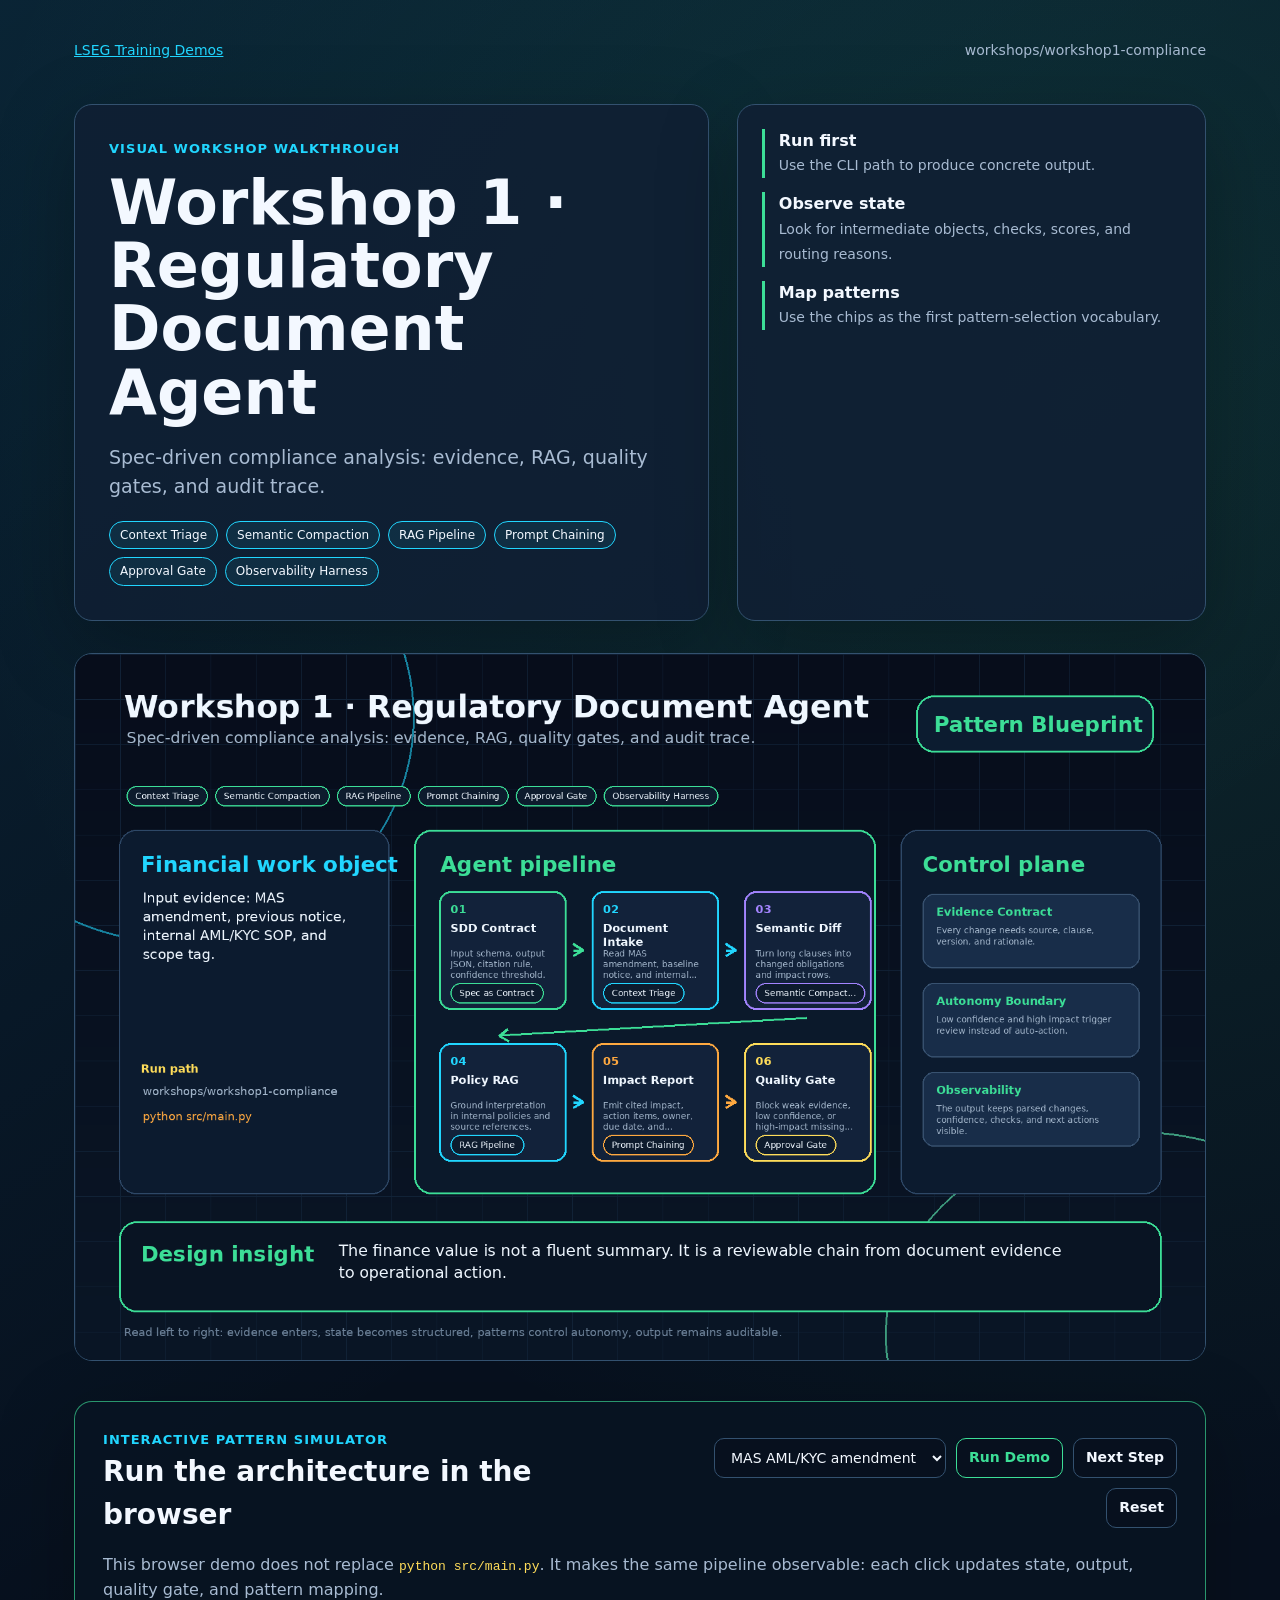
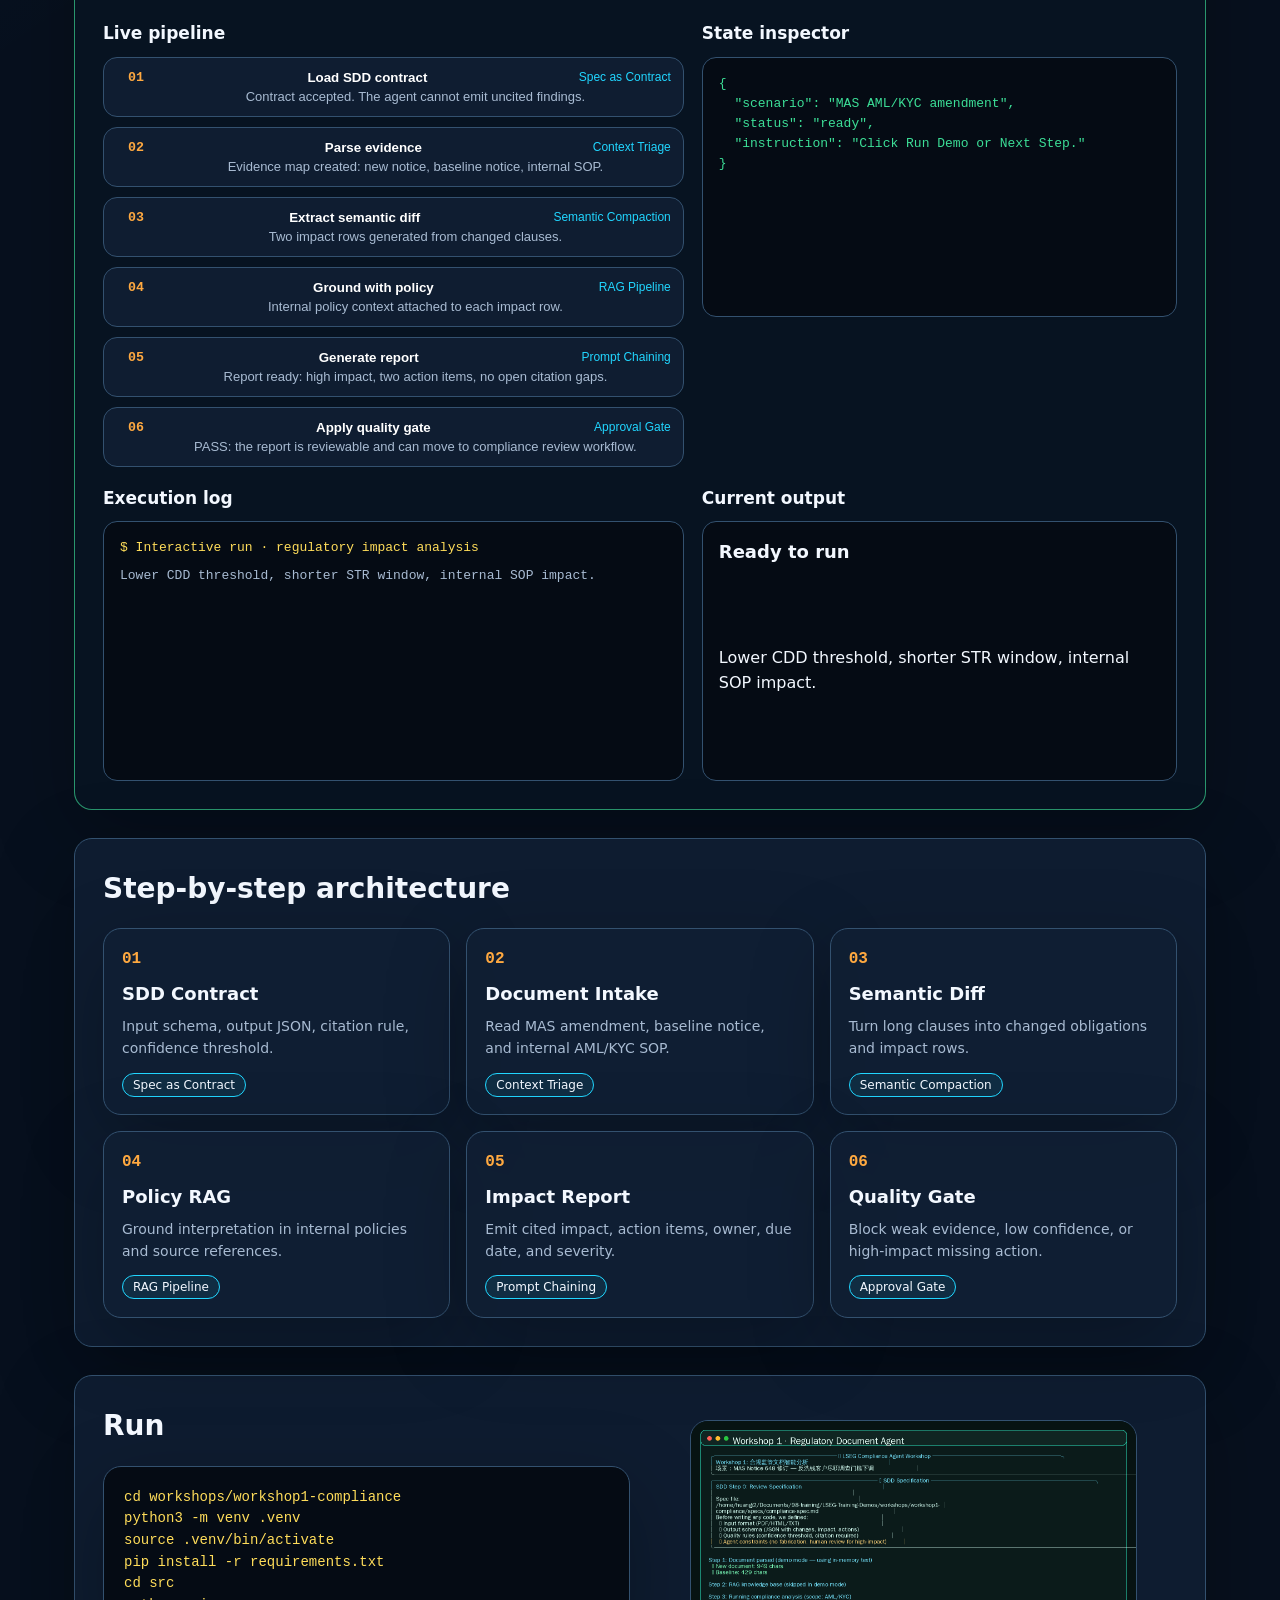
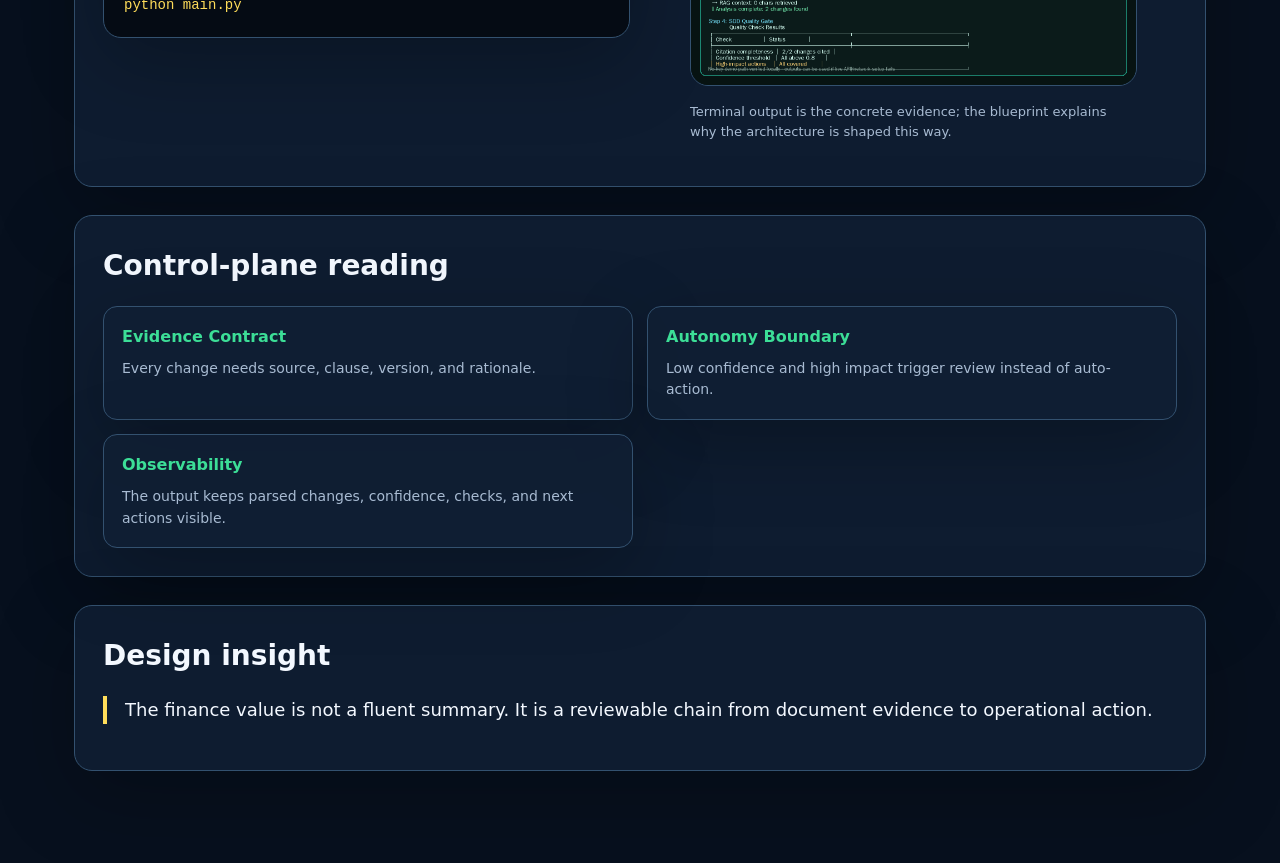
<file: workshops/workshop1-compliance/visual/index.html>
<!doctype html>
<html lang="en">
<head>
  <meta charset="utf-8">
  <meta name="viewport" content="width=device-width, initial-scale=1">
  <title>Workshop 1 · Regulatory Document Agent · Visual Walkthrough</title>
  <link rel="stylesheet" href="../../_visual/blueprint.css">
</head>
<body>
  <main class="lab-shell">
    <nav class="lab-nav">
      <a href="../../../README.md">LSEG Training Demos</a>
      <span>workshops/workshop1-compliance</span>
    </nav>
    <section class="lab-hero">
      <div class="hero-copy">
        <div class="eyebrow">Visual workshop walkthrough</div>
        <h1>Workshop 1 · Regulatory Document Agent</h1>
        <p class="lede">Spec-driven compliance analysis: evidence, RAG, quality gates, and audit trace.</p>
        <div class="chip-row"><span class="chip">Context Triage</span><span class="chip">Semantic Compaction</span><span class="chip">RAG Pipeline</span><span class="chip">Prompt Chaining</span><span class="chip">Approval Gate</span><span class="chip">Observability Harness</span></div>
      </div>
      <aside class="hero-panel">
        <div class="metric"><strong>Run first</strong><span>Use the CLI path to produce concrete output.</span></div>
        <div class="metric"><strong>Observe state</strong><span>Look for intermediate objects, checks, scores, and routing reasons.</span></div>
        <div class="metric"><strong>Map patterns</strong><span>Use the chips as the first pattern-selection vocabulary.</span></div>
      </aside>
    </section>

    <section class="blueprint">
      <img src="../../../assets/visual/workshop1-pattern-blueprint.png" alt="Workshop 1 · Regulatory Document Agent blueprint">
    </section>

    <section class="section simulator">
      <div class="section-heading">
        <div>
          <div class="eyebrow">Interactive pattern simulator</div>
          <h2>Run the architecture in the browser</h2>
        </div>
        <div class="sim-controls">
          <select id="scenario-select" aria-label="Scenario"></select>
          <button id="run-demo" type="button">Run Demo</button>
          <button id="next-step" type="button">Next Step</button>
          <button id="reset-demo" type="button">Reset</button>
        </div>
      </div>
      <p class="sim-note">This browser demo does not replace <code>python src/main.py</code>. It makes the same pipeline observable: each click updates state, output, quality gate, and pattern mapping.</p>
      <div class="sim-grid">
        <div>
          <h3>Live pipeline</h3>
          <div id="interactive-steps" class="interactive-steps"></div>
        </div>
        <div>
          <h3>State inspector</h3>
          <pre id="state-view" class="state-view"></pre>
        </div>
      </div>
      <div class="sim-grid">
        <div>
          <h3>Execution log</h3>
          <div id="terminal-log" class="terminal-log"></div>
        </div>
        <div>
          <h3>Current output</h3>
          <div id="output-view" class="output-view"></div>
        </div>
      </div>
    </section>

    <section class="section">
      <h2>Step-by-step architecture</h2>
      <div class="step-grid">
        <article class="step-card" data-step-index="0">
  <div class="step-number">01</div>
  <h3>SDD Contract</h3>
  <p>Input schema, output JSON, citation rule, confidence threshold.</p>
  <span class="chip">Spec as Contract</span>
</article>
<article class="step-card" data-step-index="1">
  <div class="step-number">02</div>
  <h3>Document Intake</h3>
  <p>Read MAS amendment, baseline notice, and internal AML/KYC SOP.</p>
  <span class="chip">Context Triage</span>
</article>
<article class="step-card" data-step-index="2">
  <div class="step-number">03</div>
  <h3>Semantic Diff</h3>
  <p>Turn long clauses into changed obligations and impact rows.</p>
  <span class="chip">Semantic Compaction</span>
</article>
<article class="step-card" data-step-index="3">
  <div class="step-number">04</div>
  <h3>Policy RAG</h3>
  <p>Ground interpretation in internal policies and source references.</p>
  <span class="chip">RAG Pipeline</span>
</article>
<article class="step-card" data-step-index="4">
  <div class="step-number">05</div>
  <h3>Impact Report</h3>
  <p>Emit cited impact, action items, owner, due date, and severity.</p>
  <span class="chip">Prompt Chaining</span>
</article>
<article class="step-card" data-step-index="5">
  <div class="step-number">06</div>
  <h3>Quality Gate</h3>
  <p>Block weak evidence, low confidence, or high-impact missing action.</p>
  <span class="chip">Approval Gate</span>
</article>
      </div>
    </section>

    <section class="section two-col">
      <div>
        <h2>Run</h2>
        <div class="run-panel"><pre>cd workshops/workshop1-compliance
python3 -m venv .venv
source .venv/bin/activate
pip install -r requirements.txt
cd src
python main.py</pre></div>
      </div>
      <figure class="screenshot">
        <img src="../../../assets/screenshots/workshop1-compliance-terminal.png" alt="Workshop 1 · Regulatory Document Agent terminal screenshot">
        <figcaption>Terminal output is the concrete evidence; the blueprint explains why the architecture is shaped this way.</figcaption>
      </figure>
    </section>

    <section class="section">
      <h2>Control-plane reading</h2>
      <div class="pattern-grid">
        <article class="pattern-card"><h3>Evidence Contract</h3><p>Every change needs source, clause, version, and rationale.</p></article>
<article class="pattern-card"><h3>Autonomy Boundary</h3><p>Low confidence and high impact trigger review instead of auto-action.</p></article>
<article class="pattern-card"><h3>Observability</h3><p>The output keeps parsed changes, confidence, checks, and next actions visible.</p></article>
      </div>
    </section>

    <section class="section">
      <h2>Design insight</h2>
      <p class="insight">The finance value is not a fluent summary. It is a reviewable chain from document evidence to operational action.</p>
    </section>
  </main>
  <script id="demo-data" type="application/json">{
  "title": "Interactive run · regulatory impact analysis",
  "scenarios": [
    {
      "label": "MAS AML/KYC amendment",
      "summary": "Lower CDD threshold, shorter STR window, internal SOP impact.",
      "steps": [
        {
          "name": "Load SDD contract",
          "pattern": "Spec as Contract",
          "log": "Loaded compliance-spec.md: inputs, output schema, citation rule, confidence threshold.",
          "state": {
            "spec": "compliance-spec.md",
            "required_fields": [
              "changes",
              "impact",
              "actions",
              "quality"
            ],
            "citation_required": true,
            "confidence_threshold": 0.8
          },
          "output": "Contract accepted. The agent cannot emit uncited findings."
        },
        {
          "name": "Parse evidence",
          "pattern": "Context Triage",
          "log": "Parsed MAS amendment, baseline notice, and internal AML/KYC SOP as separate evidence streams.",
          "state": {
            "new_doc_chars": 949,
            "baseline_chars": 429,
            "internal_policy": "company-sop-aml.txt",
            "scope": "AML/KYC"
          },
          "output": "Evidence map created: new notice, baseline notice, internal SOP."
        },
        {
          "name": "Extract semantic diff",
          "pattern": "Semantic Compaction",
          "log": "Compressed long clauses into two material changes with clause anchors.",
          "state": {
            "changes_found": 2,
            "changed_topics": [
              "CDD threshold",
              "STR reporting window"
            ],
            "clauses": [
              "4.2",
              "7.1"
            ]
          },
          "output": "Two impact rows generated from changed clauses."
        },
        {
          "name": "Ground with policy",
          "pattern": "RAG Pipeline",
          "log": "Matched changes to AML SOP controls and implementation teams.",
          "state": {
            "policy_matches": 3,
            "teams": [
              "Compliance Operations",
              "Engineering + Compliance"
            ],
            "source_refs": 2
          },
          "output": "Internal policy context attached to each impact row."
        },
        {
          "name": "Generate report",
          "pattern": "Prompt Chaining",
          "log": "Created structured impact report with actions, owners, dates, and rationale.",
          "state": {
            "report_id": "CR-2026-0517-DEMO",
            "overall_impact": "high",
            "action_items": 2,
            "review_required": false
          },
          "output": "Report ready: high impact, two action items, no open citation gaps."
        },
        {
          "name": "Apply quality gate",
          "pattern": "Approval Gate",
          "log": "Citation completeness 2/2, all confidence values above threshold, high-impact actions covered.",
          "state": {
            "citation_completeness": "2/2",
            "confidence": ">=0.86",
            "gate": "PASS",
            "observability": [
              "citations",
              "confidence",
              "actions",
              "checks"
            ]
          },
          "output": "PASS: the report is reviewable and can move to compliance review workflow."
        }
      ],
      "final": {
        "verdict": "PASS",
        "headline": "Compliance impact report generated",
        "cards": [
          [
            "Changes",
            "2 material changes"
          ],
          [
            "Impact",
            "High"
          ],
          [
            "Actions",
            "Revise AML SOP; pilot RAG-backed review"
          ],
          [
            "Patterns",
            "SDD + RAG + Approval Gate"
          ]
        ]
      }
    }
  ]
}</script>
  <script src="../../_visual/interactive.js"></script>
</body>
</html>
</file>
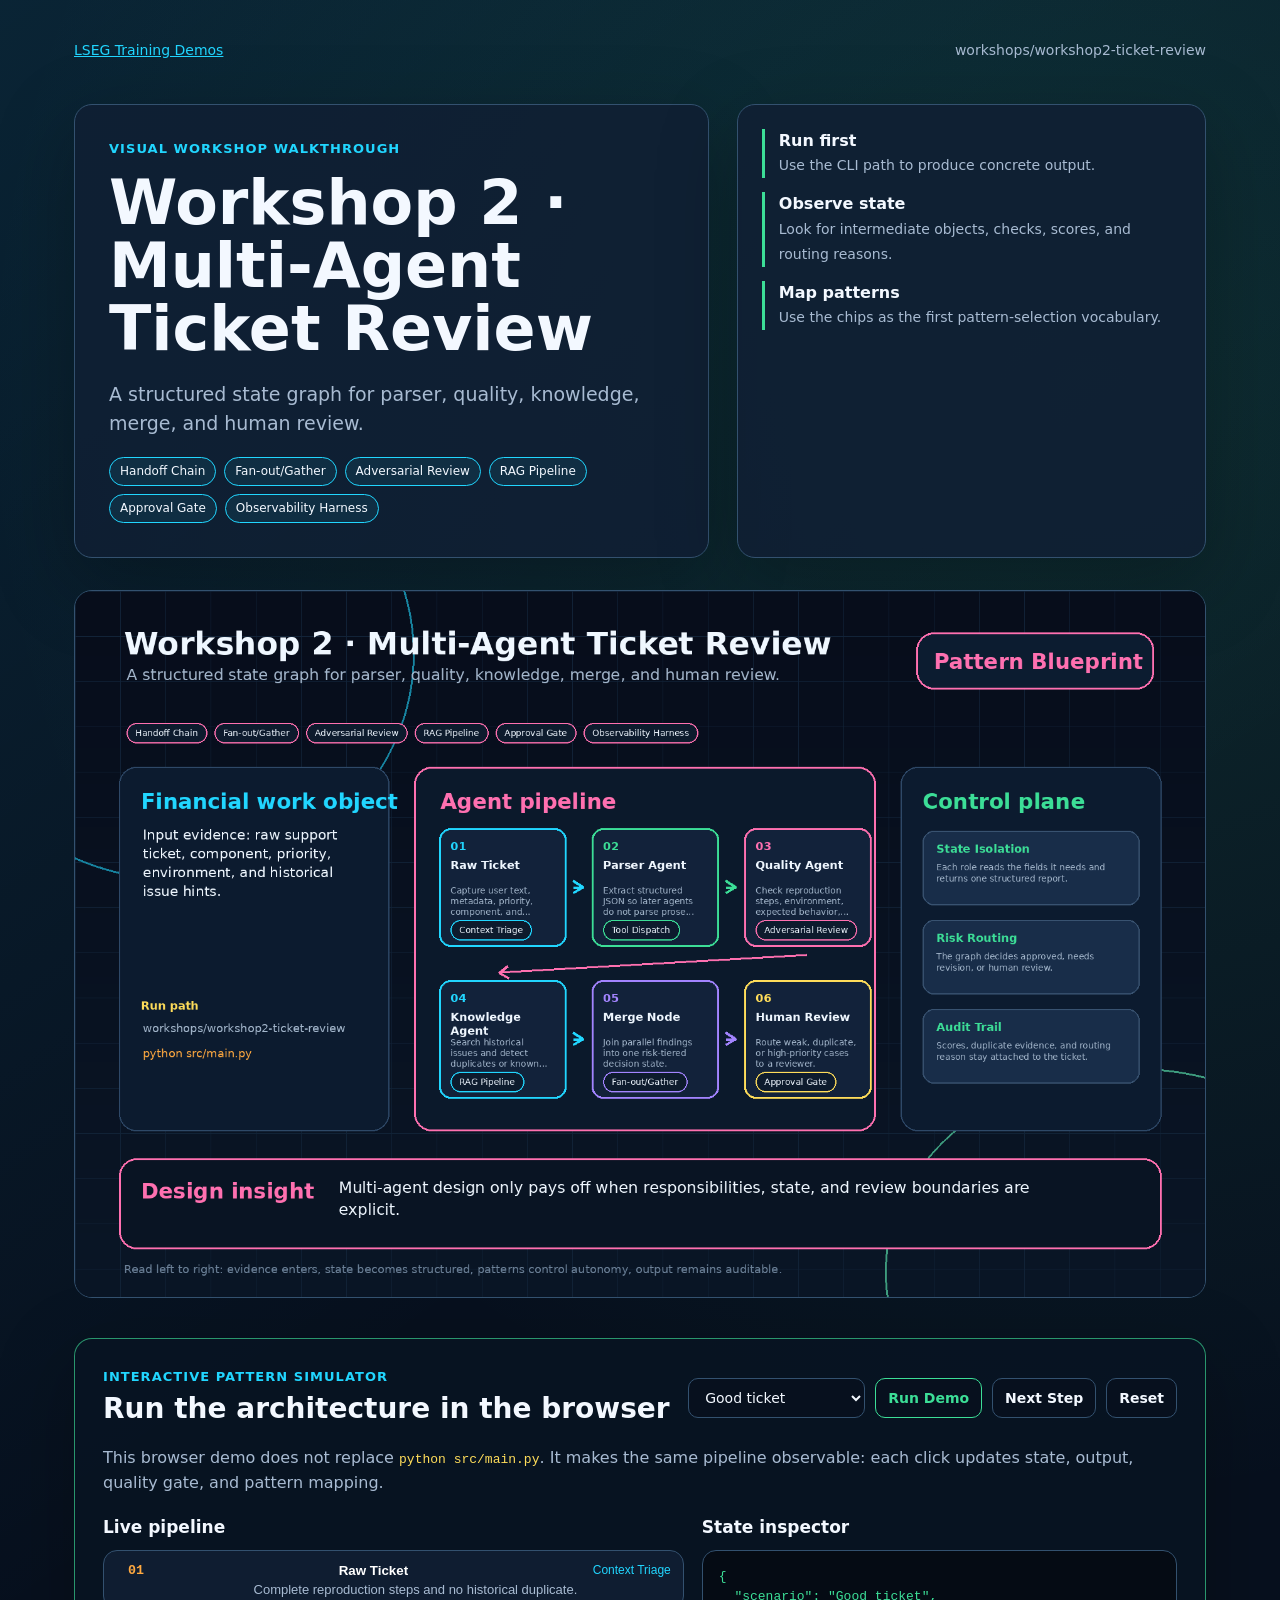
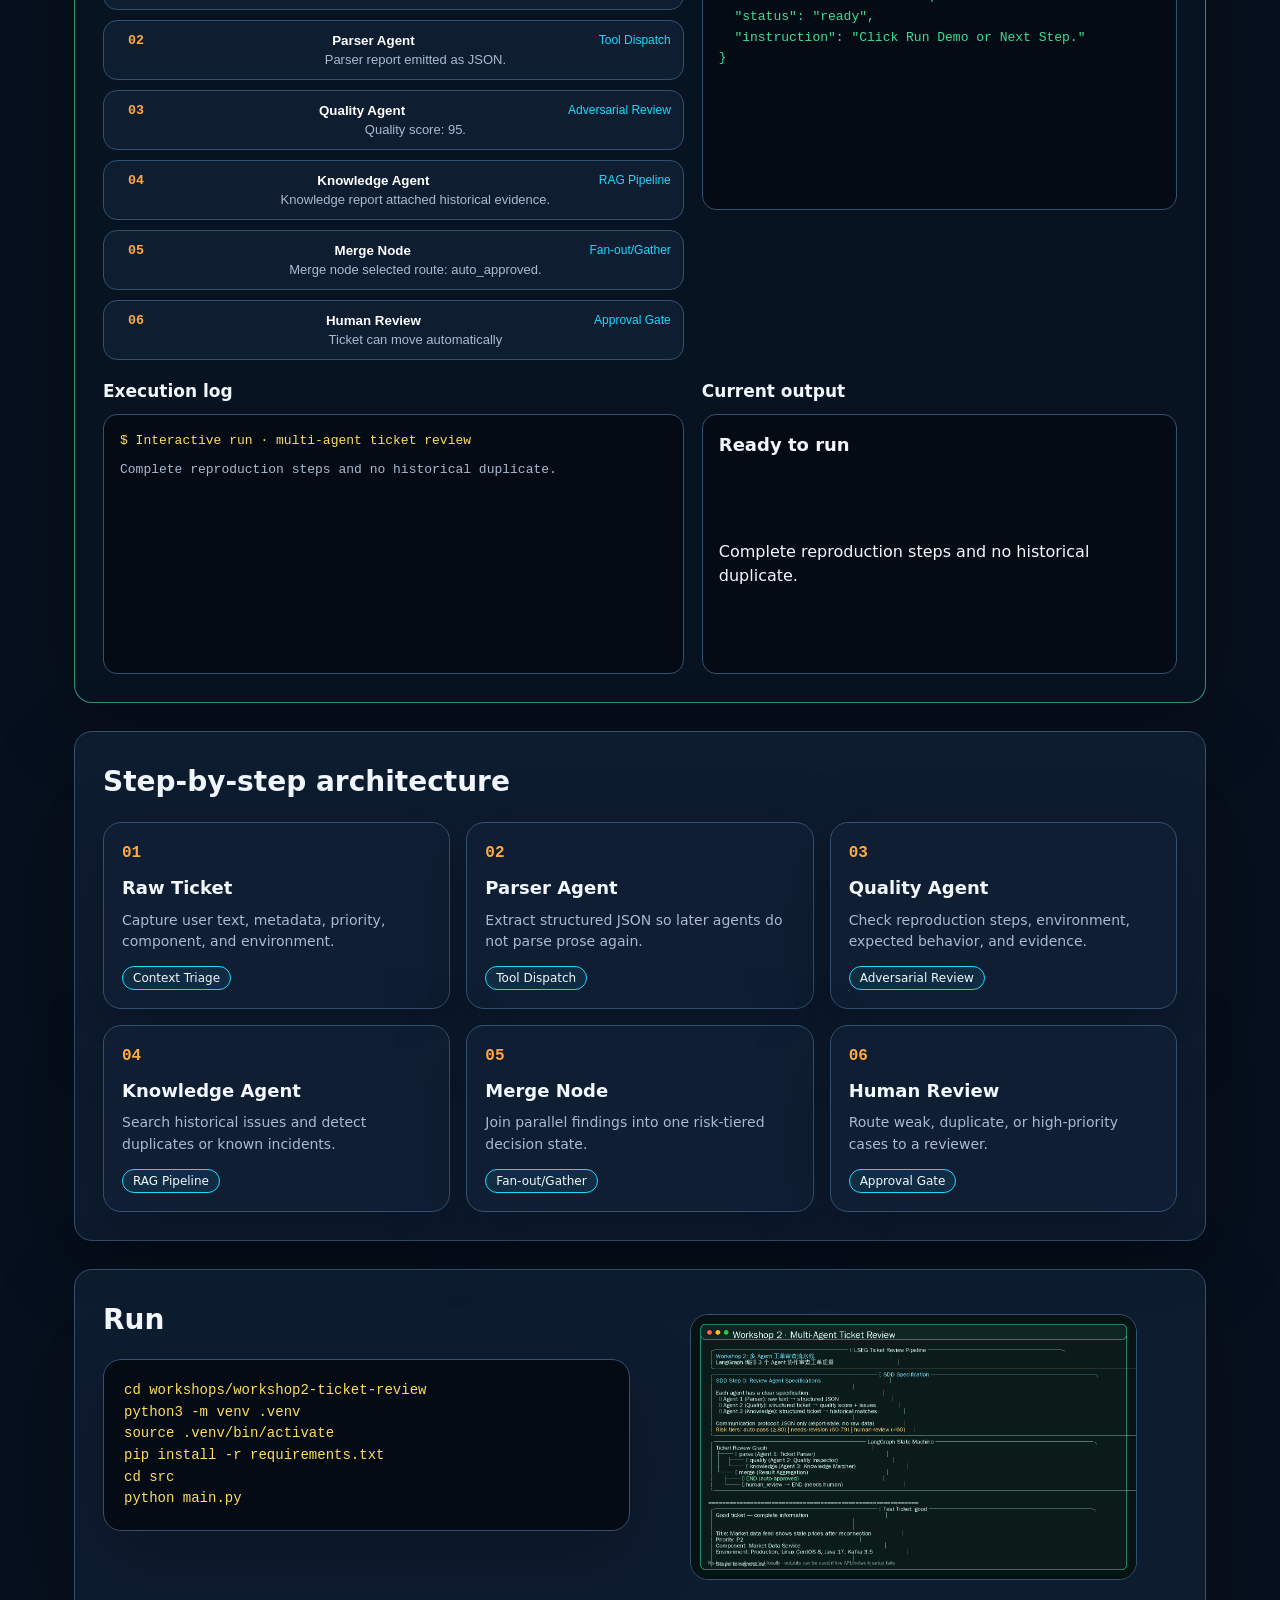
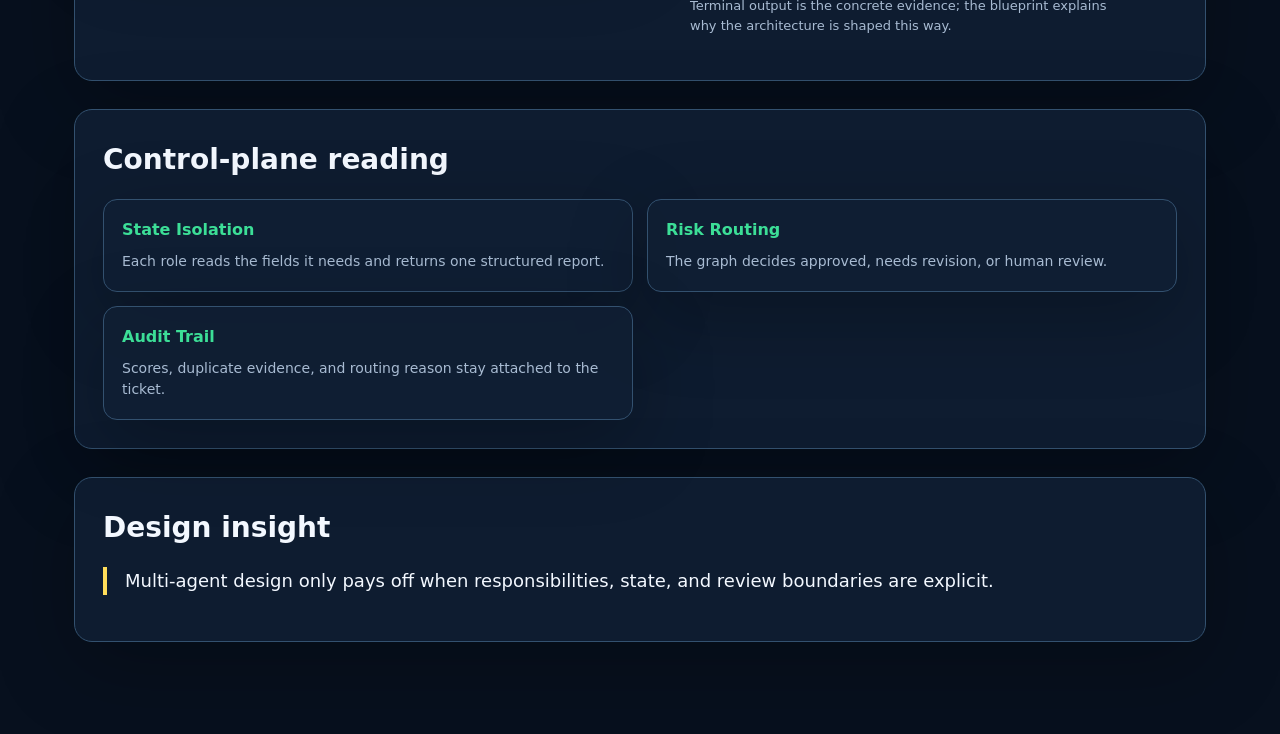
<file: workshops/workshop2-ticket-review/visual/index.html>
<!doctype html>
<html lang="en">
<head>
  <meta charset="utf-8">
  <meta name="viewport" content="width=device-width, initial-scale=1">
  <title>Workshop 2 · Multi-Agent Ticket Review · Visual Walkthrough</title>
  <link rel="stylesheet" href="../../_visual/blueprint.css">
</head>
<body>
  <main class="lab-shell">
    <nav class="lab-nav">
      <a href="../../../README.md">LSEG Training Demos</a>
      <span>workshops/workshop2-ticket-review</span>
    </nav>
    <section class="lab-hero">
      <div class="hero-copy">
        <div class="eyebrow">Visual workshop walkthrough</div>
        <h1>Workshop 2 · Multi-Agent Ticket Review</h1>
        <p class="lede">A structured state graph for parser, quality, knowledge, merge, and human review.</p>
        <div class="chip-row"><span class="chip">Handoff Chain</span><span class="chip">Fan-out/Gather</span><span class="chip">Adversarial Review</span><span class="chip">RAG Pipeline</span><span class="chip">Approval Gate</span><span class="chip">Observability Harness</span></div>
      </div>
      <aside class="hero-panel">
        <div class="metric"><strong>Run first</strong><span>Use the CLI path to produce concrete output.</span></div>
        <div class="metric"><strong>Observe state</strong><span>Look for intermediate objects, checks, scores, and routing reasons.</span></div>
        <div class="metric"><strong>Map patterns</strong><span>Use the chips as the first pattern-selection vocabulary.</span></div>
      </aside>
    </section>

    <section class="blueprint">
      <img src="../../../assets/visual/workshop2-pattern-blueprint.png" alt="Workshop 2 · Multi-Agent Ticket Review blueprint">
    </section>

    <section class="section simulator">
      <div class="section-heading">
        <div>
          <div class="eyebrow">Interactive pattern simulator</div>
          <h2>Run the architecture in the browser</h2>
        </div>
        <div class="sim-controls">
          <select id="scenario-select" aria-label="Scenario"></select>
          <button id="run-demo" type="button">Run Demo</button>
          <button id="next-step" type="button">Next Step</button>
          <button id="reset-demo" type="button">Reset</button>
        </div>
      </div>
      <p class="sim-note">This browser demo does not replace <code>python src/main.py</code>. It makes the same pipeline observable: each click updates state, output, quality gate, and pattern mapping.</p>
      <div class="sim-grid">
        <div>
          <h3>Live pipeline</h3>
          <div id="interactive-steps" class="interactive-steps"></div>
        </div>
        <div>
          <h3>State inspector</h3>
          <pre id="state-view" class="state-view"></pre>
        </div>
      </div>
      <div class="sim-grid">
        <div>
          <h3>Execution log</h3>
          <div id="terminal-log" class="terminal-log"></div>
        </div>
        <div>
          <h3>Current output</h3>
          <div id="output-view" class="output-view"></div>
        </div>
      </div>
    </section>

    <section class="section">
      <h2>Step-by-step architecture</h2>
      <div class="step-grid">
        <article class="step-card" data-step-index="0">
  <div class="step-number">01</div>
  <h3>Raw Ticket</h3>
  <p>Capture user text, metadata, priority, component, and environment.</p>
  <span class="chip">Context Triage</span>
</article>
<article class="step-card" data-step-index="1">
  <div class="step-number">02</div>
  <h3>Parser Agent</h3>
  <p>Extract structured JSON so later agents do not parse prose again.</p>
  <span class="chip">Tool Dispatch</span>
</article>
<article class="step-card" data-step-index="2">
  <div class="step-number">03</div>
  <h3>Quality Agent</h3>
  <p>Check reproduction steps, environment, expected behavior, and evidence.</p>
  <span class="chip">Adversarial Review</span>
</article>
<article class="step-card" data-step-index="3">
  <div class="step-number">04</div>
  <h3>Knowledge Agent</h3>
  <p>Search historical issues and detect duplicates or known incidents.</p>
  <span class="chip">RAG Pipeline</span>
</article>
<article class="step-card" data-step-index="4">
  <div class="step-number">05</div>
  <h3>Merge Node</h3>
  <p>Join parallel findings into one risk-tiered decision state.</p>
  <span class="chip">Fan-out/Gather</span>
</article>
<article class="step-card" data-step-index="5">
  <div class="step-number">06</div>
  <h3>Human Review</h3>
  <p>Route weak, duplicate, or high-priority cases to a reviewer.</p>
  <span class="chip">Approval Gate</span>
</article>
      </div>
    </section>

    <section class="section two-col">
      <div>
        <h2>Run</h2>
        <div class="run-panel"><pre>cd workshops/workshop2-ticket-review
python3 -m venv .venv
source .venv/bin/activate
pip install -r requirements.txt
cd src
python main.py</pre></div>
      </div>
      <figure class="screenshot">
        <img src="../../../assets/screenshots/workshop2-ticket-review-terminal.png" alt="Workshop 2 · Multi-Agent Ticket Review terminal screenshot">
        <figcaption>Terminal output is the concrete evidence; the blueprint explains why the architecture is shaped this way.</figcaption>
      </figure>
    </section>

    <section class="section">
      <h2>Control-plane reading</h2>
      <div class="pattern-grid">
        <article class="pattern-card"><h3>State Isolation</h3><p>Each role reads the fields it needs and returns one structured report.</p></article>
<article class="pattern-card"><h3>Risk Routing</h3><p>The graph decides approved, needs revision, or human review.</p></article>
<article class="pattern-card"><h3>Audit Trail</h3><p>Scores, duplicate evidence, and routing reason stay attached to the ticket.</p></article>
      </div>
    </section>

    <section class="section">
      <h2>Design insight</h2>
      <p class="insight">Multi-agent design only pays off when responsibilities, state, and review boundaries are explicit.</p>
    </section>
  </main>
  <script id="demo-data" type="application/json">{
  "title": "Interactive run · multi-agent ticket review",
  "scenarios": [
    {
      "label": "Good ticket",
      "summary": "Complete reproduction steps and no historical duplicate.",
      "final": {
        "verdict": "APPROVED",
        "headline": "Ticket can move automatically",
        "cards": [
          [
            "Score",
            "95"
          ],
          [
            "Route",
            "Auto-approved"
          ],
          [
            "Labels",
            "none"
          ],
          [
            "Review",
            "No human review"
          ]
        ]
      },
      "steps": [
        {
          "name": "Raw Ticket",
          "pattern": "Context Triage",
          "log": "Ticket text, priority, component, and environment are captured as the work object.",
          "state": {
            "ticket_quality": "Good ticket",
            "risk_hint": "low",
            "raw_input": "support ticket text"
          },
          "output": "Complete reproduction steps and no historical duplicate."
        },
        {
          "name": "Parser Agent",
          "pattern": "Tool Dispatch",
          "log": "Parser turns prose into structured JSON fields.",
          "state": {
            "structured_fields": [
              "title",
              "priority",
              "component",
              "environment",
              "steps"
            ],
            "json_contract": true
          },
          "output": "Parser report emitted as JSON."
        },
        {
          "name": "Quality Agent",
          "pattern": "Adversarial Review",
          "log": "Quality role challenges completeness, priority, reproduction steps, and evidence.",
          "state": {
            "quality_score": 95,
            "missing_fields": []
          },
          "output": "Quality score: 95."
        },
        {
          "name": "Knowledge Agent",
          "pattern": "RAG Pipeline",
          "log": "Knowledge role searches historical tickets and known incident patterns.",
          "state": {
            "historical_matches": [],
            "duplicate_risk": false
          },
          "output": "Knowledge report attached historical evidence."
        },
        {
          "name": "Merge Node",
          "pattern": "Fan-out/Gather",
          "log": "Parallel findings merge into one decision state.",
          "state": {
            "merged_score": 95,
            "duplicate": false,
            "route": "auto_approved"
          },
          "output": "Merge node selected route: auto_approved."
        },
        {
          "name": "Human Review",
          "pattern": "Approval Gate",
          "log": "Risk tier decides auto-pass, revision, or human review.",
          "state": {
            "gate": "APPROVED",
            "risk_tier": "low",
            "review_required": false
          },
          "output": "Ticket can move automatically"
        }
      ]
    },
    {
      "label": "Poor ticket",
      "summary": "Missing reproduction steps, environment, and expected behavior.",
      "final": {
        "verdict": "NEEDS_HUMAN_REVIEW",
        "headline": "Ticket needs clarification",
        "cards": [
          [
            "Score",
            "35"
          ],
          [
            "Route",
            "Human review"
          ],
          [
            "Labels",
            "needs-reproduction_steps"
          ],
          [
            "Review",
            "Required"
          ]
        ]
      },
      "steps": [
        {
          "name": "Raw Ticket",
          "pattern": "Context Triage",
          "log": "Ticket text, priority, component, and environment are captured as the work object.",
          "state": {
            "ticket_quality": "Poor ticket",
            "risk_hint": "high",
            "raw_input": "support ticket text"
          },
          "output": "Missing reproduction steps, environment, and expected behavior."
        },
        {
          "name": "Parser Agent",
          "pattern": "Tool Dispatch",
          "log": "Parser turns prose into structured JSON fields.",
          "state": {
            "structured_fields": [
              "title",
              "priority",
              "component",
              "environment",
              "steps"
            ],
            "json_contract": true
          },
          "output": "Parser report emitted as JSON."
        },
        {
          "name": "Quality Agent",
          "pattern": "Adversarial Review",
          "log": "Quality role challenges completeness, priority, reproduction steps, and evidence.",
          "state": {
            "quality_score": 35,
            "missing_fields": [
              "reproduction_steps",
              "environment",
              "expected_behavior"
            ]
          },
          "output": "Quality score: 35."
        },
        {
          "name": "Knowledge Agent",
          "pattern": "RAG Pipeline",
          "log": "Knowledge role searches historical tickets and known incident patterns.",
          "state": {
            "historical_matches": [],
            "duplicate_risk": false
          },
          "output": "Knowledge report attached historical evidence."
        },
        {
          "name": "Merge Node",
          "pattern": "Fan-out/Gather",
          "log": "Parallel findings merge into one decision state.",
          "state": {
            "merged_score": 35,
            "duplicate": false,
            "route": "human_review"
          },
          "output": "Merge node selected route: human_review."
        },
        {
          "name": "Human Review",
          "pattern": "Approval Gate",
          "log": "Risk tier decides auto-pass, revision, or human review.",
          "state": {
            "gate": "NEEDS_HUMAN_REVIEW",
            "risk_tier": "high",
            "review_required": true
          },
          "output": "Ticket needs clarification"
        }
      ]
    },
    {
      "label": "Potential duplicate",
      "summary": "Good structure, but similar to TICKET-1045 and marked P1.",
      "final": {
        "verdict": "NEEDS_HUMAN_REVIEW",
        "headline": "Duplicate risk blocks auto-close",
        "cards": [
          [
            "Score",
            "85"
          ],
          [
            "Route",
            "Human review"
          ],
          [
            "Labels",
            "potential-duplicate"
          ],
          [
            "Review",
            "Required"
          ]
        ]
      },
      "steps": [
        {
          "name": "Raw Ticket",
          "pattern": "Context Triage",
          "log": "Ticket text, priority, component, and environment are captured as the work object.",
          "state": {
            "ticket_quality": "Potential duplicate",
            "risk_hint": "medium",
            "raw_input": "support ticket text"
          },
          "output": "Good structure, but similar to TICKET-1045 and marked P1."
        },
        {
          "name": "Parser Agent",
          "pattern": "Tool Dispatch",
          "log": "Parser turns prose into structured JSON fields.",
          "state": {
            "structured_fields": [
              "title",
              "priority",
              "component",
              "environment",
              "steps"
            ],
            "json_contract": true
          },
          "output": "Parser report emitted as JSON."
        },
        {
          "name": "Quality Agent",
          "pattern": "Adversarial Review",
          "log": "Quality role challenges completeness, priority, reproduction steps, and evidence.",
          "state": {
            "quality_score": 85,
            "missing_fields": []
          },
          "output": "Quality score: 85."
        },
        {
          "name": "Knowledge Agent",
          "pattern": "RAG Pipeline",
          "log": "Knowledge role searches historical tickets and known incident patterns.",
          "state": {
            "historical_matches": [
              "TICKET-1045"
            ],
            "duplicate_risk": true
          },
          "output": "Knowledge report attached historical evidence."
        },
        {
          "name": "Merge Node",
          "pattern": "Fan-out/Gather",
          "log": "Parallel findings merge into one decision state.",
          "state": {
            "merged_score": 85,
            "duplicate": true,
            "route": "human_review"
          },
          "output": "Merge node selected route: human_review."
        },
        {
          "name": "Human Review",
          "pattern": "Approval Gate",
          "log": "Risk tier decides auto-pass, revision, or human review.",
          "state": {
            "gate": "NEEDS_HUMAN_REVIEW",
            "risk_tier": "medium",
            "review_required": true
          },
          "output": "Duplicate risk blocks auto-close"
        }
      ]
    }
  ]
}</script>
  <script src="../../_visual/interactive.js"></script>
</body>
</html>
</file>
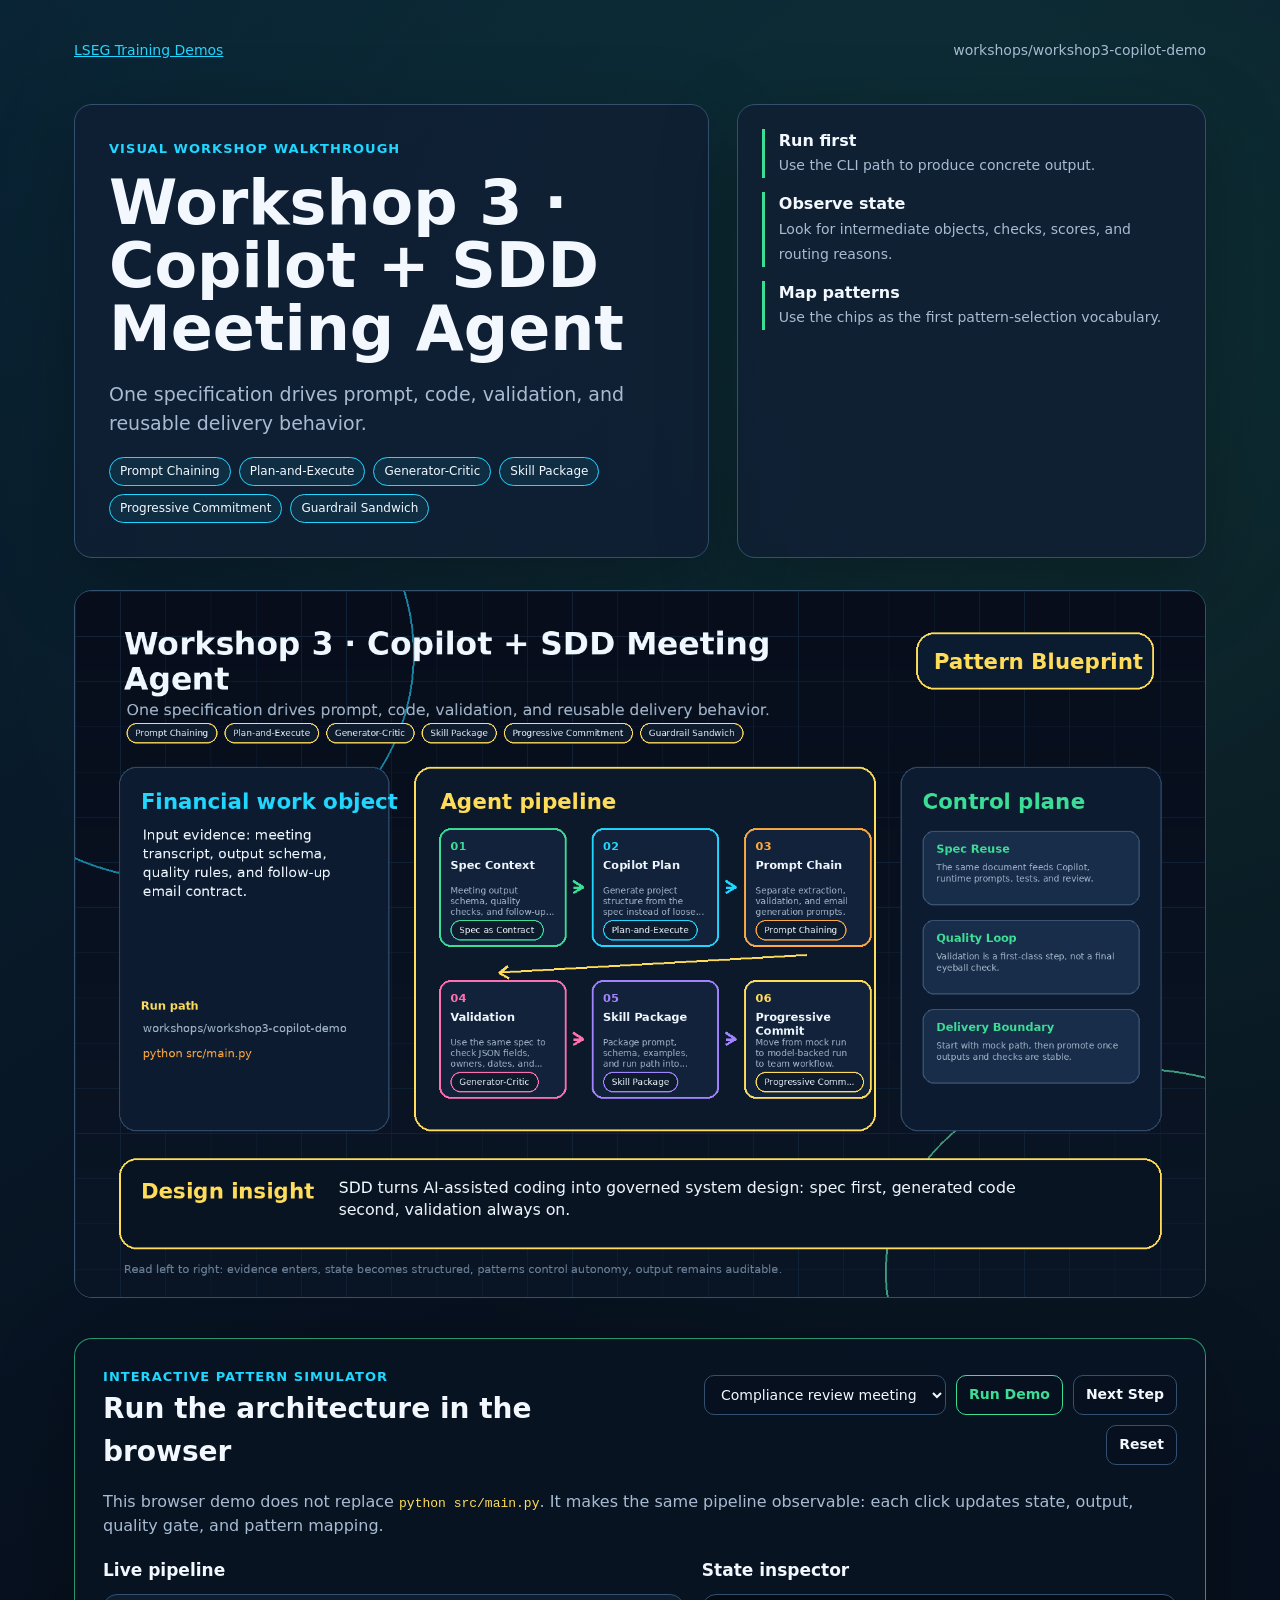
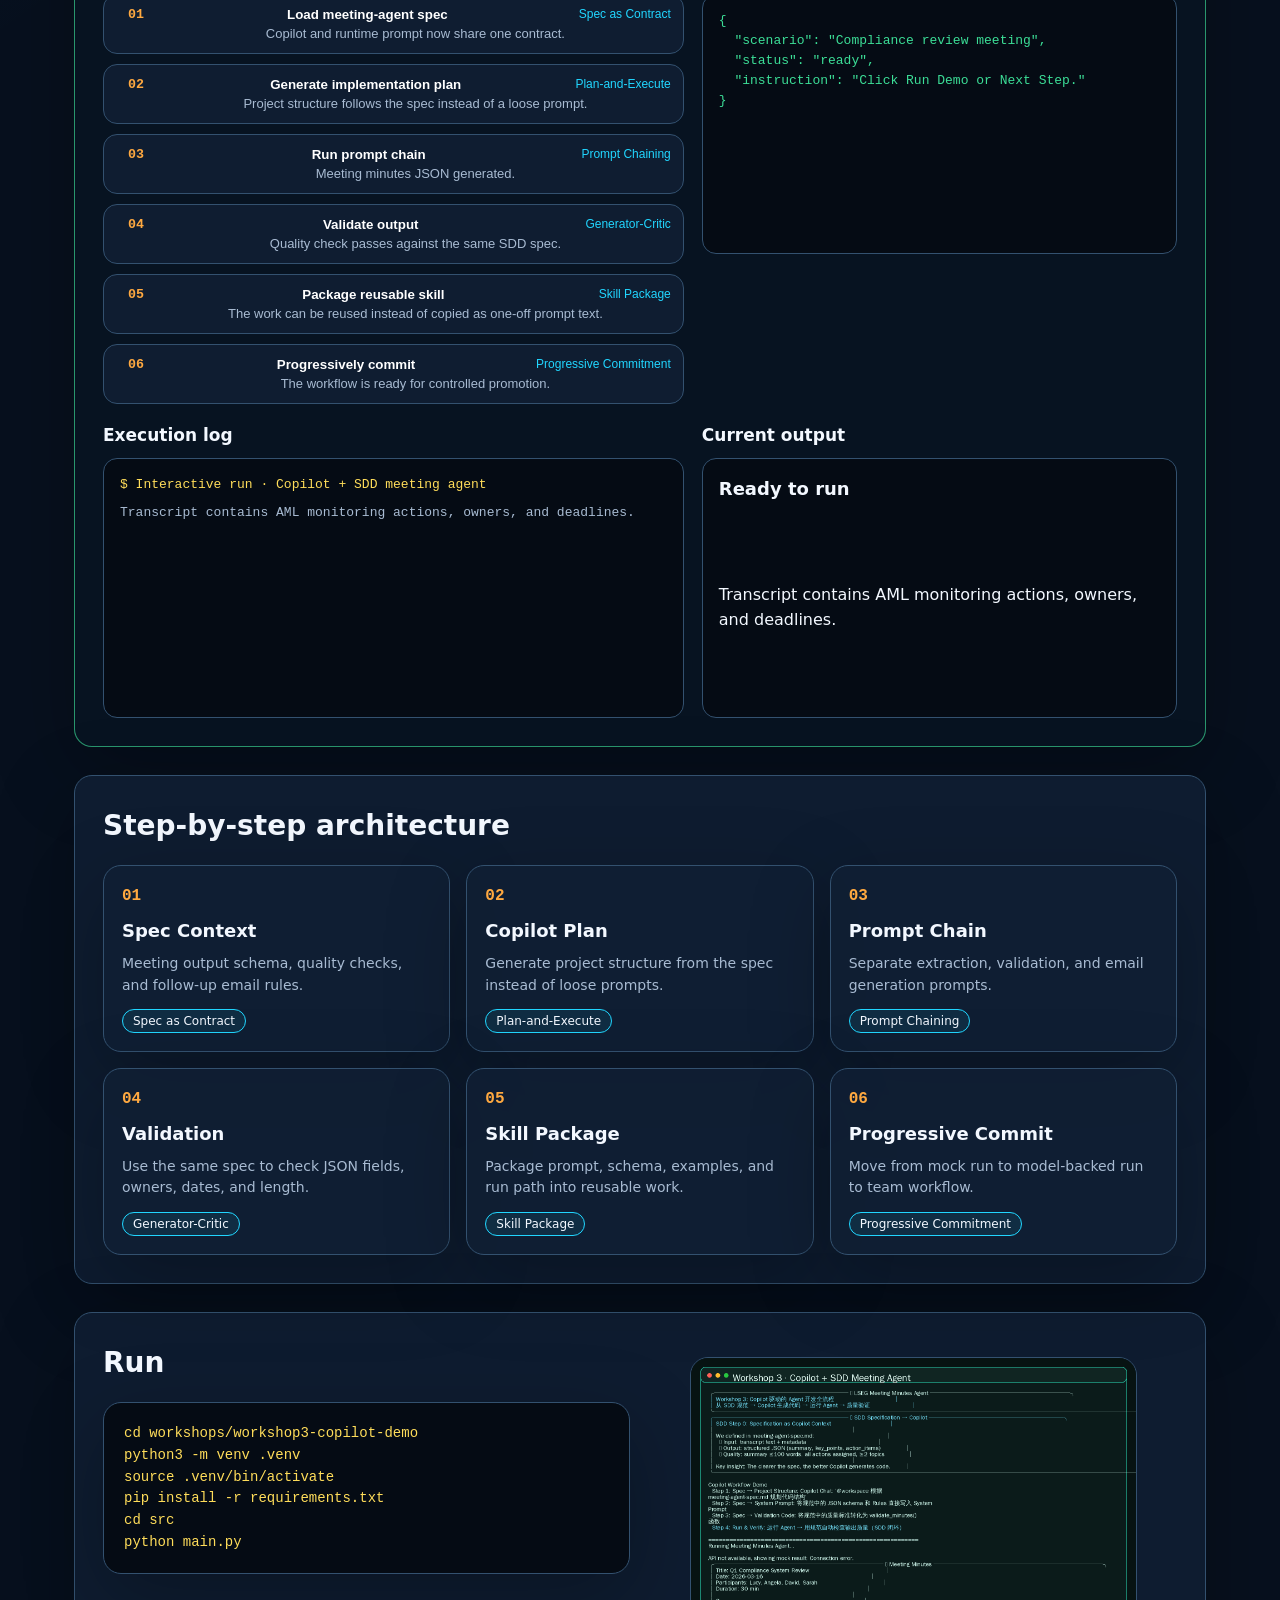
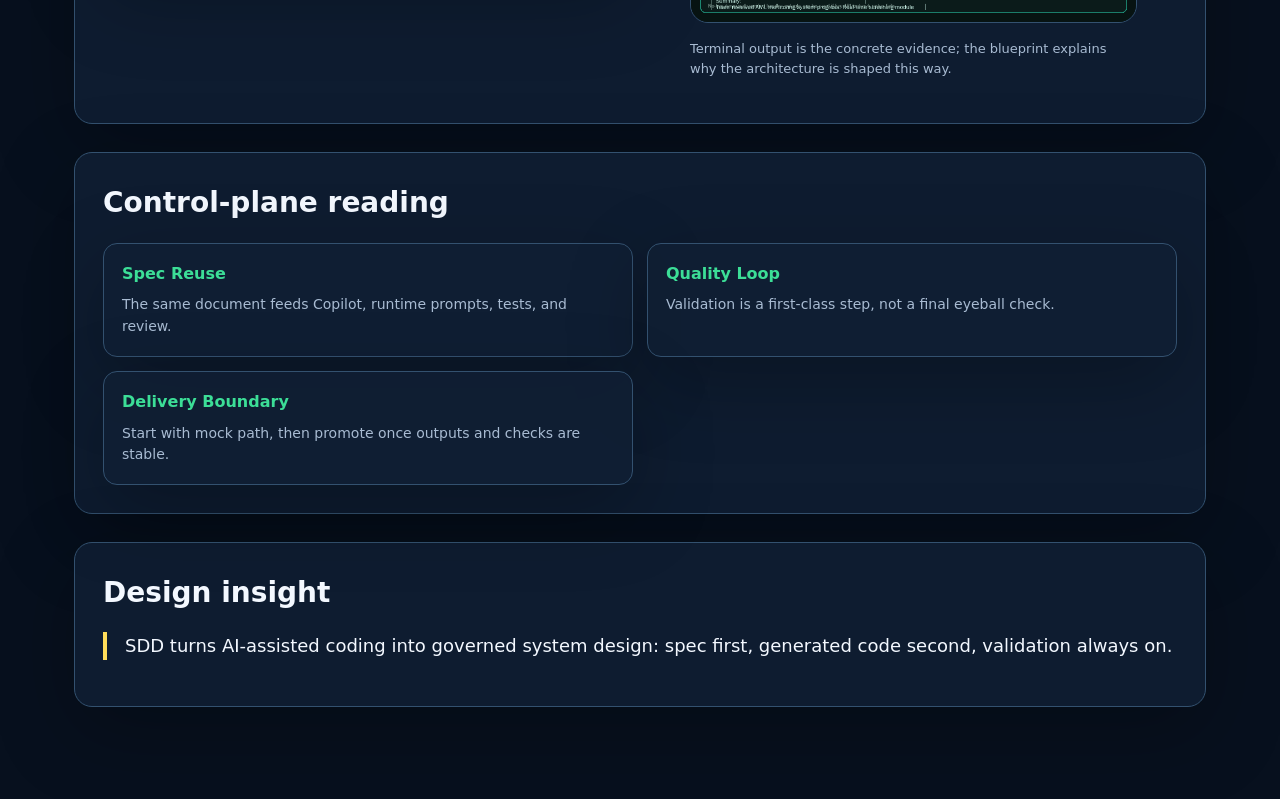
<file: workshops/workshop3-copilot-demo/visual/index.html>
<!doctype html>
<html lang="en">
<head>
  <meta charset="utf-8">
  <meta name="viewport" content="width=device-width, initial-scale=1">
  <title>Workshop 3 · Copilot + SDD Meeting Agent · Visual Walkthrough</title>
  <link rel="stylesheet" href="../../_visual/blueprint.css">
</head>
<body>
  <main class="lab-shell">
    <nav class="lab-nav">
      <a href="../../../README.md">LSEG Training Demos</a>
      <span>workshops/workshop3-copilot-demo</span>
    </nav>
    <section class="lab-hero">
      <div class="hero-copy">
        <div class="eyebrow">Visual workshop walkthrough</div>
        <h1>Workshop 3 · Copilot + SDD Meeting Agent</h1>
        <p class="lede">One specification drives prompt, code, validation, and reusable delivery behavior.</p>
        <div class="chip-row"><span class="chip">Prompt Chaining</span><span class="chip">Plan-and-Execute</span><span class="chip">Generator-Critic</span><span class="chip">Skill Package</span><span class="chip">Progressive Commitment</span><span class="chip">Guardrail Sandwich</span></div>
      </div>
      <aside class="hero-panel">
        <div class="metric"><strong>Run first</strong><span>Use the CLI path to produce concrete output.</span></div>
        <div class="metric"><strong>Observe state</strong><span>Look for intermediate objects, checks, scores, and routing reasons.</span></div>
        <div class="metric"><strong>Map patterns</strong><span>Use the chips as the first pattern-selection vocabulary.</span></div>
      </aside>
    </section>

    <section class="blueprint">
      <img src="../../../assets/visual/workshop3-pattern-blueprint.png" alt="Workshop 3 · Copilot + SDD Meeting Agent blueprint">
    </section>

    <section class="section simulator">
      <div class="section-heading">
        <div>
          <div class="eyebrow">Interactive pattern simulator</div>
          <h2>Run the architecture in the browser</h2>
        </div>
        <div class="sim-controls">
          <select id="scenario-select" aria-label="Scenario"></select>
          <button id="run-demo" type="button">Run Demo</button>
          <button id="next-step" type="button">Next Step</button>
          <button id="reset-demo" type="button">Reset</button>
        </div>
      </div>
      <p class="sim-note">This browser demo does not replace <code>python src/main.py</code>. It makes the same pipeline observable: each click updates state, output, quality gate, and pattern mapping.</p>
      <div class="sim-grid">
        <div>
          <h3>Live pipeline</h3>
          <div id="interactive-steps" class="interactive-steps"></div>
        </div>
        <div>
          <h3>State inspector</h3>
          <pre id="state-view" class="state-view"></pre>
        </div>
      </div>
      <div class="sim-grid">
        <div>
          <h3>Execution log</h3>
          <div id="terminal-log" class="terminal-log"></div>
        </div>
        <div>
          <h3>Current output</h3>
          <div id="output-view" class="output-view"></div>
        </div>
      </div>
    </section>

    <section class="section">
      <h2>Step-by-step architecture</h2>
      <div class="step-grid">
        <article class="step-card" data-step-index="0">
  <div class="step-number">01</div>
  <h3>Spec Context</h3>
  <p>Meeting output schema, quality checks, and follow-up email rules.</p>
  <span class="chip">Spec as Contract</span>
</article>
<article class="step-card" data-step-index="1">
  <div class="step-number">02</div>
  <h3>Copilot Plan</h3>
  <p>Generate project structure from the spec instead of loose prompts.</p>
  <span class="chip">Plan-and-Execute</span>
</article>
<article class="step-card" data-step-index="2">
  <div class="step-number">03</div>
  <h3>Prompt Chain</h3>
  <p>Separate extraction, validation, and email generation prompts.</p>
  <span class="chip">Prompt Chaining</span>
</article>
<article class="step-card" data-step-index="3">
  <div class="step-number">04</div>
  <h3>Validation</h3>
  <p>Use the same spec to check JSON fields, owners, dates, and length.</p>
  <span class="chip">Generator-Critic</span>
</article>
<article class="step-card" data-step-index="4">
  <div class="step-number">05</div>
  <h3>Skill Package</h3>
  <p>Package prompt, schema, examples, and run path into reusable work.</p>
  <span class="chip">Skill Package</span>
</article>
<article class="step-card" data-step-index="5">
  <div class="step-number">06</div>
  <h3>Progressive Commit</h3>
  <p>Move from mock run to model-backed run to team workflow.</p>
  <span class="chip">Progressive Commitment</span>
</article>
      </div>
    </section>

    <section class="section two-col">
      <div>
        <h2>Run</h2>
        <div class="run-panel"><pre>cd workshops/workshop3-copilot-demo
python3 -m venv .venv
source .venv/bin/activate
pip install -r requirements.txt
cd src
python main.py</pre></div>
      </div>
      <figure class="screenshot">
        <img src="../../../assets/screenshots/workshop3-copilot-terminal.png" alt="Workshop 3 · Copilot + SDD Meeting Agent terminal screenshot">
        <figcaption>Terminal output is the concrete evidence; the blueprint explains why the architecture is shaped this way.</figcaption>
      </figure>
    </section>

    <section class="section">
      <h2>Control-plane reading</h2>
      <div class="pattern-grid">
        <article class="pattern-card"><h3>Spec Reuse</h3><p>The same document feeds Copilot, runtime prompts, tests, and review.</p></article>
<article class="pattern-card"><h3>Quality Loop</h3><p>Validation is a first-class step, not a final eyeball check.</p></article>
<article class="pattern-card"><h3>Delivery Boundary</h3><p>Start with mock path, then promote once outputs and checks are stable.</p></article>
      </div>
    </section>

    <section class="section">
      <h2>Design insight</h2>
      <p class="insight">SDD turns AI-assisted coding into governed system design: spec first, generated code second, validation always on.</p>
    </section>
  </main>
  <script id="demo-data" type="application/json">{
  "title": "Interactive run · Copilot + SDD meeting agent",
  "scenarios": [
    {
      "label": "Compliance review meeting",
      "summary": "Transcript contains AML monitoring actions, owners, and deadlines.",
      "steps": [
        {
          "name": "Load meeting-agent spec",
          "pattern": "Spec as Contract",
          "log": "Loaded schema: summary, key_points, action_items, follow-up email.",
          "state": {
            "spec": "meeting-agent-spec.md",
            "summary_limit": "100 words",
            "min_key_points": 2,
            "actions_need_owner": true
          },
          "output": "Copilot and runtime prompt now share one contract."
        },
        {
          "name": "Generate implementation plan",
          "pattern": "Plan-and-Execute",
          "log": "Planned functions: generate_minutes(), validate_minutes(), generate_email().",
          "state": {
            "modules": [
              "meeting_agent.py",
              "main.py"
            ],
            "functions": [
              "generate_minutes",
              "validate_minutes",
              "generate_email"
            ]
          },
          "output": "Project structure follows the spec instead of a loose prompt."
        },
        {
          "name": "Run prompt chain",
          "pattern": "Prompt Chaining",
          "log": "Extracted summary, key points, decisions, and action items from transcript.",
          "state": {
            "participants": 4,
            "key_points": 4,
            "action_items": 5,
            "draft_email": true
          },
          "output": "Meeting minutes JSON generated."
        },
        {
          "name": "Validate output",
          "pattern": "Generator-Critic",
          "log": "Checked summary length, owner coverage, topic count, and concrete deadlines.",
          "state": {
            "summary_length": 33,
            "assignee_coverage": "all assigned",
            "concrete_deadlines": true,
            "quality_gate": "PASS"
          },
          "output": "Quality check passes against the same SDD spec."
        },
        {
          "name": "Package reusable skill",
          "pattern": "Skill Package",
          "log": "Grouped prompt, schema, examples, validation, and run path as a reusable workflow.",
          "state": {
            "package_parts": [
              "prompt",
              "schema",
              "examples",
              "validation",
              "run path"
            ],
            "reuse": "team workflow"
          },
          "output": "The work can be reused instead of copied as one-off prompt text."
        },
        {
          "name": "Progressively commit",
          "pattern": "Progressive Commitment",
          "log": "Mock path is stable; next promotion is model-backed run, then team rollout.",
          "state": {
            "phase": "mock stable",
            "next": "model-backed run",
            "blast_radius": "limited"
          },
          "output": "The workflow is ready for controlled promotion."
        }
      ],
      "final": {
        "verdict": "PASS",
        "headline": "Structured minutes and follow-up email generated",
        "cards": [
          [
            "Key points",
            "4"
          ],
          [
            "Action items",
            "5 assigned"
          ],
          [
            "Quality",
            "All checks pass"
          ],
          [
            "Patterns",
            "Prompt Chain + Critic + Skill Package"
          ]
        ]
      }
    }
  ]
}</script>
  <script src="../../_visual/interactive.js"></script>
</body>
</html>
</file>
<file: workshops/_visual/blueprint.css>
:root {
  color-scheme: dark;
  --bg: #07101e;
  --panel: #101f34;
  --panel-2: #172b46;
  --line: #33516f;
  --text: #f3f8ff;
  --muted: #a8bbd2;
  --cyan: #21d6ff;
  --green: #3cde97;
  --orange: #ffa940;
  --pink: #ff70b0;
  --purple: #a384ff;
  --yellow: #ffdd5a;
  font-family: Inter, ui-sans-serif, system-ui, -apple-system, BlinkMacSystemFont, "Segoe UI", sans-serif;
}
* { box-sizing: border-box; }
body {
  margin: 0;
  background:
    linear-gradient(145deg, rgba(33, 214, 255, 0.10), transparent 34%),
    radial-gradient(circle at 85% 10%, rgba(60, 222, 151, 0.12), transparent 30%),
    var(--bg);
  color: var(--text);
  line-height: 1.55;
}
a { color: var(--cyan); }
.lab-shell { max-width: 1180px; margin: 0 auto; padding: 40px 24px 64px; }
.lab-nav { display: flex; justify-content: space-between; gap: 16px; color: var(--muted); font-size: 14px; margin-bottom: 42px; }
.lab-hero { display: grid; grid-template-columns: 1.15fr 0.85fr; gap: 28px; align-items: stretch; margin-bottom: 32px; }
.hero-copy, .hero-panel, .section, .step-card, .pattern-card, .run-panel {
  background: rgba(16, 31, 52, 0.86);
  border: 1px solid var(--line);
  border-radius: 18px;
  box-shadow: 0 24px 80px rgba(0, 0, 0, 0.25);
}
.hero-copy { padding: 34px; }
.eyebrow { color: var(--cyan); font-weight: 800; letter-spacing: 0.08em; text-transform: uppercase; font-size: 13px; }
h1 { font-size: clamp(34px, 5vw, 62px); line-height: 1.02; margin: 12px 0 18px; }
.lede { color: var(--muted); font-size: 19px; max-width: 760px; }
.hero-panel { padding: 24px; display: grid; gap: 14px; align-content: start; }
.metric { border-left: 3px solid var(--green); padding-left: 14px; }
.metric strong { display: block; color: var(--text); }
.metric span { color: var(--muted); font-size: 14px; }
.blueprint { margin: 32px 0; }
.blueprint img, .screenshot img { width: 100%; border: 1px solid var(--line); border-radius: 18px; background: #050b14; }
.section { padding: 28px; margin: 28px 0; }
h2 { margin: 0 0 18px; font-size: 28px; }
.step-grid { display: grid; grid-template-columns: repeat(3, minmax(0, 1fr)); gap: 16px; }
.step-card { padding: 18px; }
.step-number { color: var(--orange); font-family: ui-monospace, SFMono-Regular, Menlo, Consolas, monospace; font-weight: 800; }
.step-card h3 { margin: 8px 0; font-size: 18px; }
.step-card p { color: var(--muted); margin: 0 0 12px; font-size: 14px; }
.chip-row { display: flex; flex-wrap: wrap; gap: 8px; margin-top: 12px; }
.chip { border: 1px solid var(--cyan); border-radius: 999px; color: var(--text); padding: 4px 10px; font-size: 12px; background: rgba(33, 214, 255, 0.08); }
.pattern-grid { display: grid; grid-template-columns: repeat(2, minmax(0, 1fr)); gap: 14px; }
.pattern-card { padding: 18px; border-radius: 14px; }
.pattern-card h3 { margin: 0 0 8px; color: var(--green); font-size: 16px; }
.pattern-card p { margin: 0; color: var(--muted); font-size: 14px; }
.run-panel { padding: 20px; background: #050b14; overflow-x: auto; }
pre { margin: 0; white-space: pre-wrap; color: var(--yellow); font-size: 14px; }
.insight { border-left: 4px solid var(--yellow); padding-left: 18px; color: var(--text); font-size: 18px; }
.two-col { display: grid; grid-template-columns: 1fr 1fr; gap: 20px; align-items: start; }
figcaption { color: var(--muted); font-size: 13px; margin-top: 8px; }
.section-heading { display: flex; align-items: center; justify-content: space-between; gap: 18px; margin-bottom: 16px; }
.section-heading h2 { margin-bottom: 0; }
.simulator { border-color: rgba(60, 222, 151, 0.65); background: rgba(8, 20, 35, 0.94); }
.sim-controls { display: flex; flex-wrap: wrap; gap: 10px; justify-content: flex-end; }
.sim-controls select,
.sim-controls button {
  background: #07101e;
  border: 1px solid var(--line);
  border-radius: 10px;
  color: var(--text);
  font: inherit;
  font-size: 14px;
  min-height: 40px;
  padding: 8px 12px;
}
.sim-controls button { cursor: pointer; font-weight: 800; }
.sim-controls button:first-of-type { border-color: var(--green); color: var(--green); }
.sim-controls button:hover { border-color: var(--cyan); color: var(--cyan); }
.sim-note { color: var(--muted); margin: 0 0 18px; }
.sim-note code { color: var(--yellow); }
.sim-grid { display: grid; grid-template-columns: minmax(0, 1.1fr) minmax(0, 0.9fr); gap: 18px; margin-top: 18px; }
.sim-grid > * { min-width: 0; }
.sim-grid h3 { color: var(--text); font-size: 17px; margin: 0 0 10px; }
.interactive-steps { display: grid; gap: 10px; }
.interactive-step {
  background: rgba(16, 31, 52, 0.9);
  border: 1px solid var(--line);
  border-radius: 14px;
  cursor: pointer;
  display: grid;
  gap: 4px;
  grid-template-columns: 40px minmax(0, 1fr) minmax(80px, auto);
  padding: 12px;
}
.interactive-step.done { border-color: var(--green); background: rgba(60, 222, 151, 0.09); }
.interactive-step.active { border-color: var(--yellow); box-shadow: 0 0 0 2px rgba(255, 221, 90, 0.16); }
.interactive-step .idx { color: var(--orange); font-family: ui-monospace, SFMono-Regular, Menlo, Consolas, monospace; font-weight: 900; }
.interactive-step .name { font-weight: 800; min-width: 0; }
.interactive-step .pattern { color: var(--cyan); font-size: 12px; justify-self: end; max-width: 100%; overflow-wrap: anywhere; text-align: right; }
.interactive-step .mini { color: var(--muted); font-size: 13px; grid-column: 2 / 4; min-width: 0; }
.state-view,
.terminal-log,
.output-view {
  background: #050b14;
  border: 1px solid var(--line);
  border-radius: 14px;
  min-height: 260px;
  padding: 16px;
}
.state-view { color: var(--green); font-size: 13px; overflow: auto; }
.terminal-log { color: var(--muted); font-family: ui-monospace, SFMono-Regular, Menlo, Consolas, monospace; font-size: 13px; overflow: auto; }
.terminal-log div { margin-bottom: 8px; }
.terminal-log .active-line { color: var(--yellow); }
.output-view { display: grid; gap: 12px; }
.output-headline { color: var(--text); font-size: 18px; font-weight: 900; }
.verdict {
  border: 1px solid var(--green);
  border-radius: 999px;
  color: var(--green);
  display: inline-block;
  font-size: 12px;
  font-weight: 900;
  padding: 4px 10px;
  width: max-content;
}
.verdict.warn { border-color: var(--yellow); color: var(--yellow); }
.output-cards { display: grid; gap: 10px; grid-template-columns: repeat(2, minmax(0, 1fr)); }
.output-card { background: rgba(23, 43, 70, 0.72); border: 1px solid var(--line); border-radius: 12px; padding: 12px; }
.output-card strong { display: block; font-size: 12px; color: var(--muted); margin-bottom: 4px; }
.output-card span { color: var(--text); font-weight: 800; }
@media (max-width: 860px) {
  .lab-hero, .two-col, .step-grid, .pattern-grid, .sim-grid, .output-cards { grid-template-columns: 1fr; }
  .section-heading { align-items: stretch; flex-direction: column; }
  .sim-controls { justify-content: stretch; }
  .sim-controls select, .sim-controls button { flex: 1 1 auto; }
  .interactive-step { grid-template-columns: 36px minmax(0, 1fr); }
  .interactive-step .pattern { grid-column: 2; justify-self: start; text-align: left; }
  .interactive-step .mini { grid-column: 2; }
  .lab-shell { padding: 28px 16px 48px; }
}
</file>
